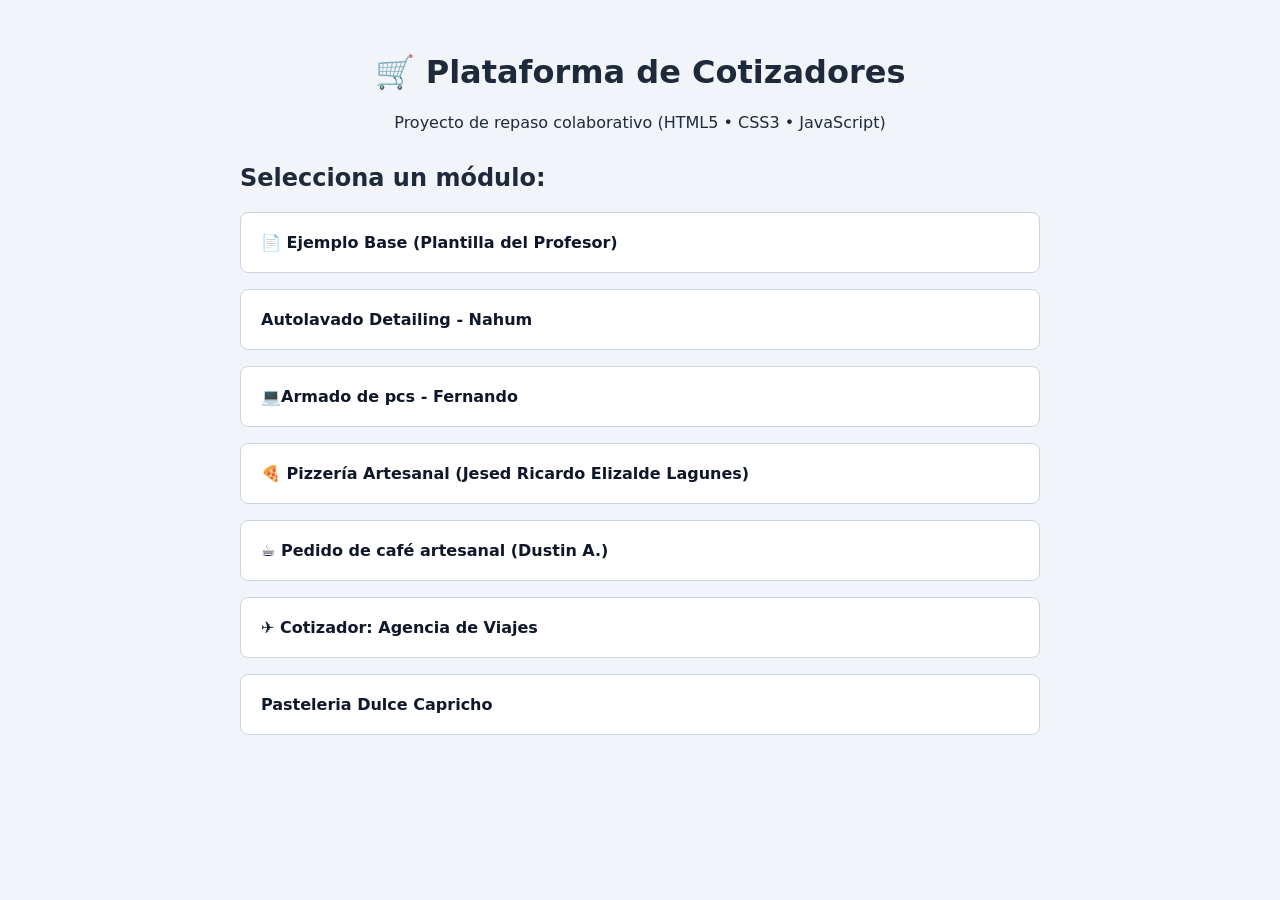
<file: index.html>
<!DOCTYPE html>
<html lang="es">
<head>
  <meta charset="UTF-8">
  <meta name="viewport" content="width=device-width, initial-scale=1.0">
  <title>Cotizadores Colaborativos - Repaso Final</title>
  <style>
    body {
      font-family: system-ui, -apple-system, sans-serif;
      background-color: #f1f5f9;
      color: #1e293b;
      max-width: 800px;
      margin: 0 auto;
      padding: 2rem 1rem;
    }
    header {
      text-align: center;
      margin-bottom: 2rem;
    }
    .menu-equipos {
      list-style: none;
      padding: 0;
      display: flex;
      flex-direction: column;
      gap: 1rem;
    }
    .menu-equipos a {
      display: block;
      background: white;
      padding: 1.25rem;
      border-radius: 8px;
      text-decoration: none;
      color: #0f172a;
      font-weight: 600;
      border: 1px solid #cbd5e1;
      transition: transform 0.2s, border-color 0.2s;
    }
    .menu-equipos a:hover {
      transform: translateX(6px);
      border-color: #2563eb;
      color: #2563eb;
    }
  </style>
</head>
<body>

  <header>
    <h1>🛒 Plataforma de Cotizadores</h1>
    <p>Proyecto de repaso colaborativo (HTML5 • CSS3 • JavaScript)</p>
  </header>

  <main>
    <h2>Selecciona un módulo:</h2>
    
    <!-- =================================================================
         INSTRUCCIONES PARA LOS EQUIPOS (SESIÓN 2):
         Agrega un <li> con el enlace a tu archivo dentro de esta lista.
         Ejemplo: <li><a href="equipo1-pizza.html">🍕 Equipo 1: Pizzería</a></li>
    ================================================================== -->
    <ul class="menu-equipos">
      <li><a href="plantilla.html">📄 Ejemplo Base (Plantilla del Profesor)</a></li>
      <!-- ⬇️ AGREGUEN SUS ENLACES DEBAJO DE ESTA LÍNEA ⬇️ -->
      <li><a href="nahum-autolavado.html">Autolavado Detailing - Nahum</a></li>
      <li><a href="armadopcs-fernando.html">💻Armado de pcs - Fernando</a></li>
      <li>
        <a href="jesed-elizalde-pizzeria.html">
          🍕 Pizzería Artesanal (Jesed Ricardo Elizalde Lagunes)
        </a>
      </li>
      <li>
        <a href="Dustin-Cafeteria.html">
          ☕ Pedido de café artesanal (Dustin A.)
        </a>
      </li>

      <li><a href="gilberto-agencia.html">✈️ Cotizador: Agencia de Viajes</a></li>

       <li><a href="italy-pasteleria.html">Pasteleria Dulce Capricho </a></li>
      <!-- ⬆️ AGREGUEN SUS ENLACES ARRIBA DE ESTA LÍNEA ⬆️ -->
    </ul>
  </main>

</body>
</html>
</file>
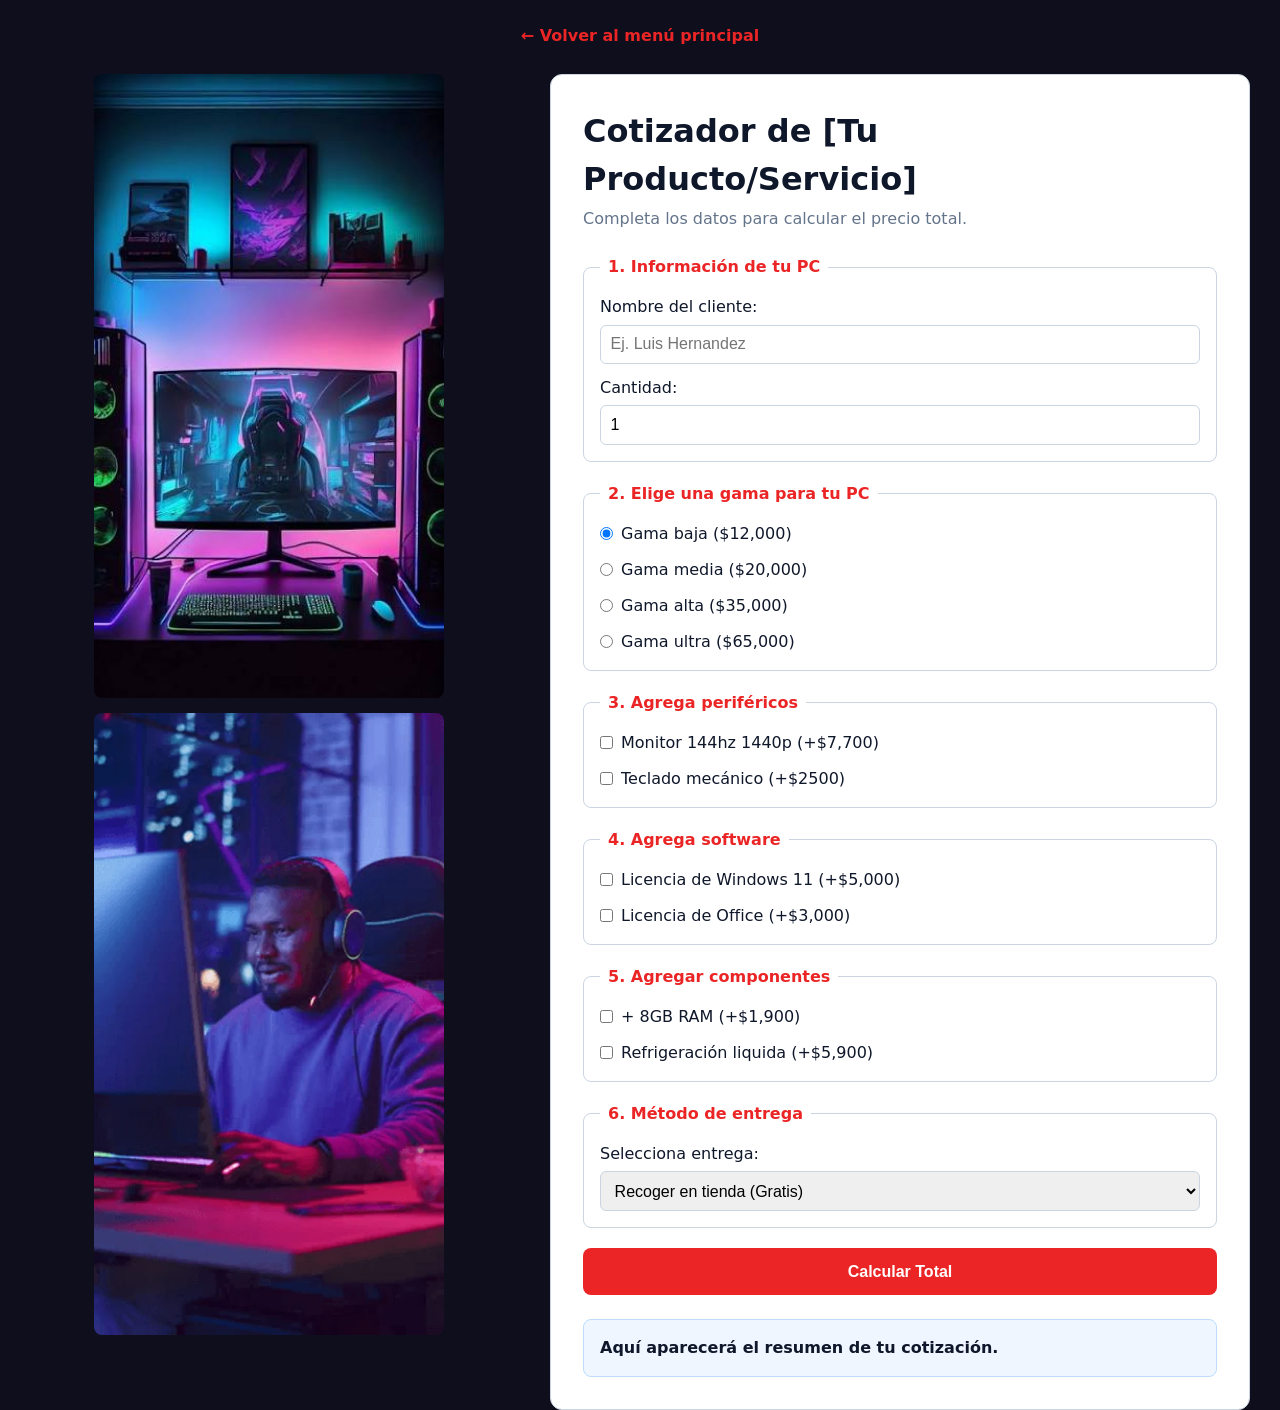
<file: armadopcs-fernando.html>
<!DOCTYPE html>
<html lang="es">
<head>
  <meta charset="UTF-8">
  <meta name="viewport" content="width=device-width, initial-scale=1.0">
  <title>Cotizador-Armado de PCs</title>

  <!-- SPRINT 2 (Lunes): Cambia "plantilla.css" por el nombre de tu archivo CSS (ej. equipo1.css) -->
  <link rel="stylesheet" href="fernando-armadopcs.css">
</head>
<body>

  <nav class="barra-volver">
    <a href="index.html">← Volver al menú principal</a>
  </nav> 

  <div class="maincontenedor">
  <div class="imagenes">
      <img src="IMG-armadopcs/pcgamer.jpg" alt="pcgamer">
      <img src="IMG-armadopcs/pcgamer2.webp" alt="pcgamer">
  </div>

  <main class="contenedor">
    <h1>Cotizador de [Tu Producto/Servicio]</h1>
    <p>Completa los datos para calcular el precio total.</p>

    <!-- =================================================================
         SPRINT 1 (Jueves y Viernes): FORMULARIO HTML5
         Requisitos:
         1. Usar <fieldset> y <legend> para agrupar secciones.
         2. Vincular cada <label for="id"> con su <input id="id">.
         3. Incluir: number, radio, checkbox y select.
    ================================================================== -->
    <form id="formularioCotizador">

      <!-- SECCIÓN 1: Datos básicos y cantidad -->
      <fieldset class="grupo-campos">
        <legend>1. Información de tu PC</legend>

        <div class="campo">
          <label for="nombreCliente">Nombre del cliente:</label>
          <input type="text" id="nombreCliente" placeholder="Ej. Luis Hernandez" required>
        </div>

        <div class="campo">
          <label for="cantidad">Cantidad:</label>
          <input type="number" id="cantidad" value="1" min="1" max="50" required>
        </div>
      </fieldset>

      <!-- SECCIÓN 2: Opciones excluyentes (Radio) -->
      <fieldset class="grupo-campos">
        <legend>2. Elige una gama para tu PC</legend>
        
        <label class="opcion-linea">
          <input type="radio" name="planBase" id="planBasico" value="12,000" checked>
          Gama baja ($12,000)
        </label>

        <label class="opcion-linea">
          <input type="radio" name="planBase" id="planPremium" value="20,000">
          Gama media ($20,000)
        </label>

        <label class="opcion-linea">
          <input type="radio" name="planBase" id="planPro" value="35,000">
          Gama alta ($35,000)
        </label>
        
        <label class="opcion-linea">
          <input type="radio" name="planBase" id="planUltra" value="65,000">
          Gama ultra ($65,000)
        </label>

      </fieldset>

      <!-- SECCIÓN 3: Extras opcionales (Checkbox) -->
      <fieldset class="grupo-campos">
        <legend>3. Agrega periféricos</legend>

        <label class="opcion-linea">
          <input type="checkbox" id="monitor144" value="7700">
          Monitor 144hz 1440p (+$7,700)
        </label>

        <label class="opcion-linea">
          <input type="checkbox" id="tecladomec" value="2500">
          Teclado mecánico (+$2500)
        </label>
      </fieldset>

      <fieldset class="grupo-campos">
        <legend>4. Agrega software</legend>

        <label class="opcion-linea">
          <input type="checkbox" id="win11" value="5000">
          Licencia de Windows 11 (+$5,000)
        </label>

        <label class="opcion-linea">
          <input type="checkbox" id="office" value="3000">
          Licencia de Office (+$3,000)
        </label>
      </fieldset>

      <fieldset class="grupo-campos">
        <legend>5. Agregar componentes</legend>

        <label class="opcion-linea">
          <input type="checkbox" id="+RAM" value="1900">
          + 8GB RAM (+$1,900)
        </label>

        <label class="opcion-linea">
          <input type="checkbox" id="refliquida" value="5900">
          Refrigeración liquida (+$5,900)
        </label>
      </fieldset>
      <!-- SECCIÓN 4: Lista desplegable (Select) -->
      <fieldset class="grupo-campos">
        <legend>6. Método de entrega</legend>
        
        <div class="campo">
          <label for="tipoEntrega">Selecciona entrega:</label>
          <select id="tipoEntrega">
            <option value="tienda">Recoger en tienda (Gratis)</option>
            <option value="domicilio">Envío a domicilio (+$250)</option>
          </select>
        </div>
      </fieldset>

      <!-- Botón type="button" para que JS lo controle sin recargar la página -->
      <button type="button" id="btnCalcular" class="btn-principal">Calcular Total</button>

    </form>

    <!-- Caja donde JavaScript mostrará el resultado en el Sprint 3 -->
    <div id="cajaResultado" class="resultado">
      Aquí aparecerá el resumen de tu cotización.
    </div>
  </main>
  </div>

  <!-- SPRINT 3 (Jueves 2): Cambia "plantilla.js" por el nombre de tu archivo JS (ej. equipo1.js) -->
  <script src="plantilla.js"></script>
</body>
</html>
</file>
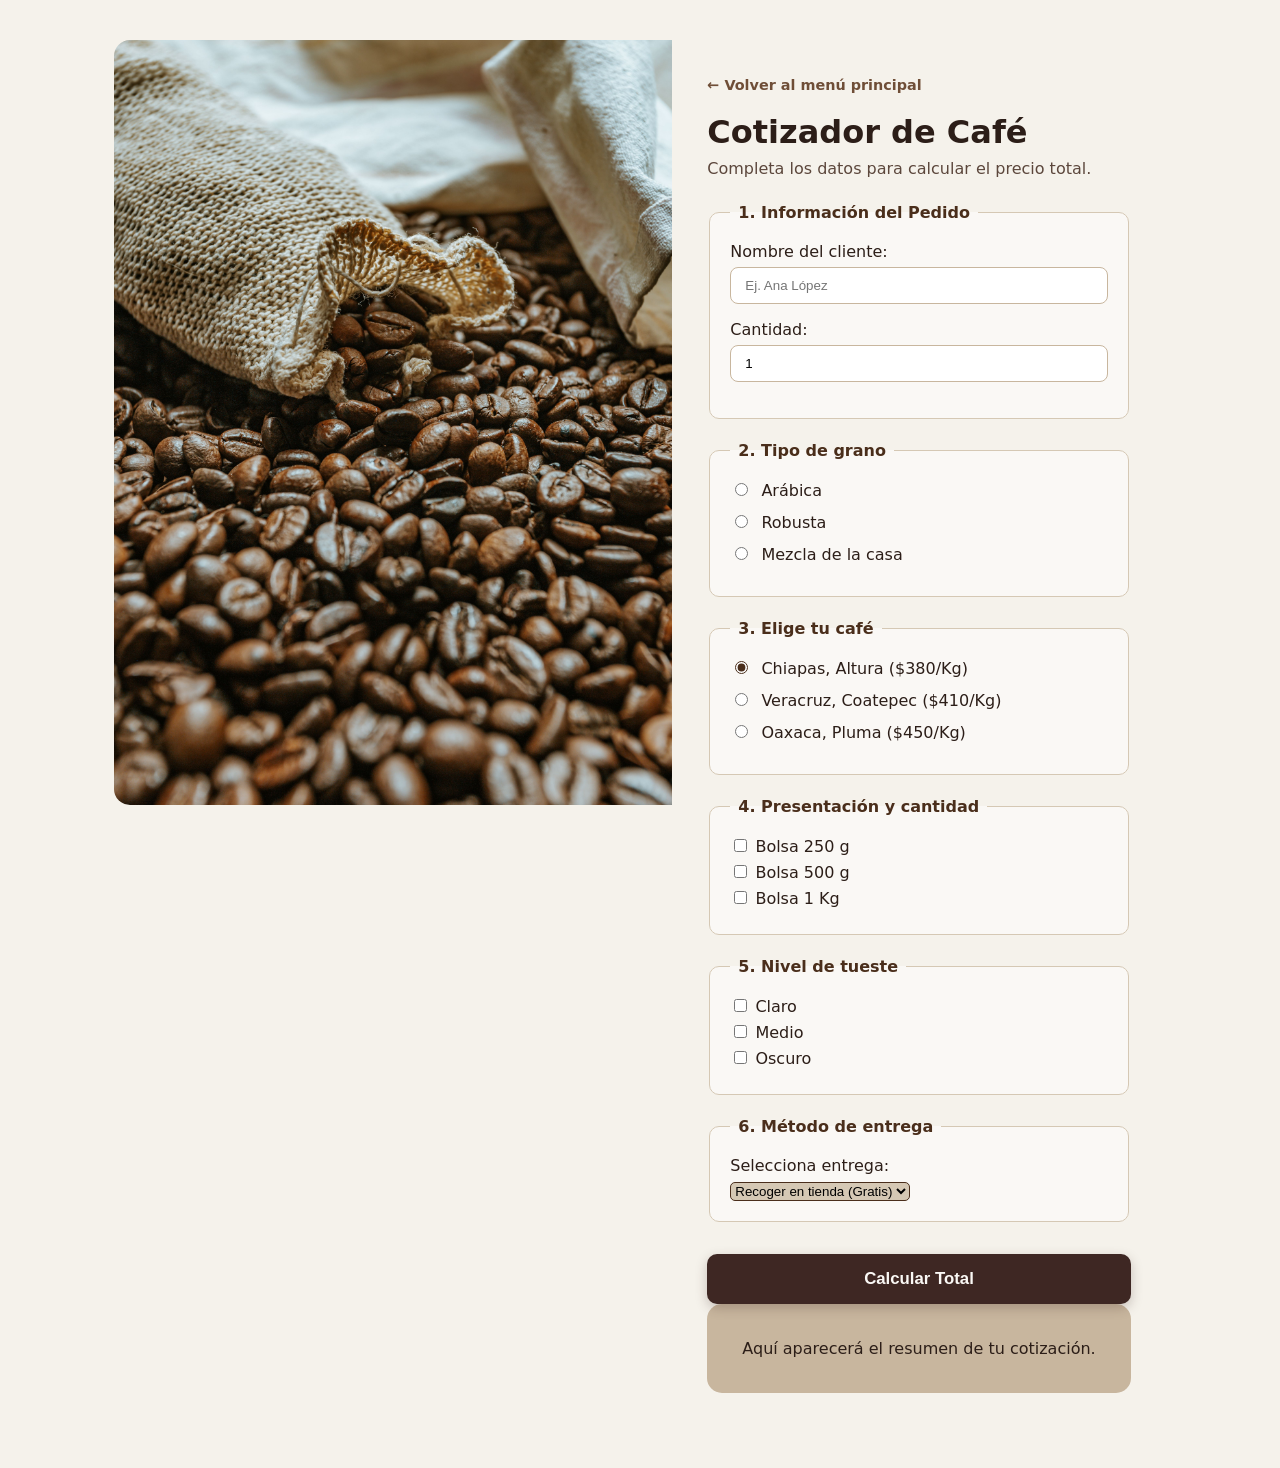
<file: Dustin-Cafeteria.html>
<!DOCTYPE html>
<html lang="es">
<head>
  <meta charset="UTF-8">
  <meta name="viewport" content="width=device-width, initial-scale=1.0">
  <title>Cotizador - Café especialidad</title>
  
  <!-- SPRINT 2 (Lunes): Cambia "plantilla.css" por el nombre de tu archivo CSS (ej. equipo1.css) -->
  <link rel="stylesheet" href="Dustin-Cafeteria.css">
</head>
<body>
  <div class="columna-imagen">
  <img src="IMG-CAFETERIA/pexels-shotbyrain-4912405.jpg">
  </div>


  <main class="contenedor">

    <nav class="barra-volver">
    <a href="index.html">← Volver al menú principal</a>
  </nav>

    <h1>Cotizador de Café </h1>
    <p>Completa los datos para calcular el precio total.</p>

    <!-- =================================================================
         SPRINT 1 (Jueves y Viernes): FORMULARIO HTML5
         Requisitos:
         1. Usar <fieldset> y <legend> para agrupar secciones.
         2. Vincular cada <label for="id"> con su <input id="id">.
         3. Incluir: number, radio, checkbox y select.
    ================================================================== -->
    <form id="formularioCotizador">

    <fieldset class="grupo-campos">
        <legend>1. Información del Pedido</legend>

        <div class="campo">
          <label for="nombreCliente">Nombre del cliente:</label>
          <input type="text" id="nombreCliente" placeholder="Ej. Ana López" required>
        </div>

        <div class="campo">
          <label for="cantidad">Cantidad:</label>
          <input type="number" id="cantidad" value="1" min="1" max="6" required>
        </div>
      </fieldset>

      <!-- SECCIÓN 1: Datos básicos y cantidad -->
      <fieldset class="grupo-campos">
        <legend>2. Tipo de grano</legend>
                
        <label class="opcion-linea">
          <input type="radio" name="planBase" id="planBasico" value="100" checked>
          Arábica
        </label>
                        
        <label class="opcion-linea">
          <input type="radio" name="planBase" id="planBasico" value="100" checked>
          Robusta 
        </label>
                                
        <label class="opcion-linea">
          <input type="radio" name="planBase" id="planBasico" value="100" checked>
          Mezcla de la casa 
        </label>
      </fieldset>

      <!-- SECCIÓN 2: Opciones excluyentes (Radio) -->
      <fieldset class="grupo-campos">
        <legend>3. Elige tu café</legend>
        
        <label class="opcion-linea">
          <input type="radio" name="planBase" id="planBasico" value="100" checked>
          Chiapas, Altura ($380/Kg)
        </label>

        <label class="opcion-linea">
          <input type="radio" name="planBase" id="planPremium" value="200">
          Veracruz, Coatepec ($410/Kg)
        </label>
        
        <label class="opcion-linea">
          <input type="radio" name="planBase" id="planPremium" value="200">
          Oaxaca, Pluma ($450/Kg)
        </label>
      </fieldset>

      <!-- SECCIÓN 3: Extras opcionales (Checkbox) -->
      <fieldset class="grupo-campos">
        <legend>4. Presentación y cantidad</legend>

        <label class="opcion-linea">
          <input type="checkbox" id="extra1" value="30">
          Bolsa 250 g
        </label>

        <label class="opcion-linea">
          <input type="checkbox" id="extra2" value="50">
          Bolsa 500 g
        </label>
        
        <label class="opcion-linea">
          <input type="checkbox" id="extra2" value="50">
          Bolsa 1 Kg
        </label>
      </fieldset>

         <fieldset class="grupo-campos">
        <legend>5. Nivel de tueste</legend>

        <label class="opcion-linea">
          <input type="checkbox" id="extra1" value="30">
          Claro
        </label>

        <label class="opcion-linea">
          <input type="checkbox" id="extra2" value="50">
          Medio
        </label>
        
        <label class="opcion-linea">
          <input type="checkbox" id="extra2" value="50">
          Oscuro
        </label>
      </fieldset>

      <!-- SECCIÓN 4: Lista desplegable (Select) -->
      <fieldset class="grupo-campos">
        <legend>6. Método de entrega</legend>
        
        <div class="campo">
          <label for="tipoEntrega">Selecciona entrega:</label>
          <select id="tipoEntrega">
            <option value="tienda">Recoger en tienda (Gratis)</option>
            <option value="domicilio">Envío a domicilio (+$40)</option>
          </select>
        </div>
      </fieldset>

      <!-- Botón type="button" para que JS lo controle sin recargar la página -->
      <button type="button" id="btnCalcular" class="btn-principal">Calcular Total</button>

    </form>

    <!-- Caja donde JavaScript mostrará el resultado en el Sprint 3 -->
    <div id="cajaResultado" class="resultado">
      Aquí aparecerá el resumen de tu cotización.
    </div>
  </main>

  <!-- SPRINT 3 (Jueves 2): Cambia "plantilla.js" por el nombre de tu archivo JS (ej. equipo1.js) -->
  <script src="plantilla.js"></script>
</body>
</html>
</file>
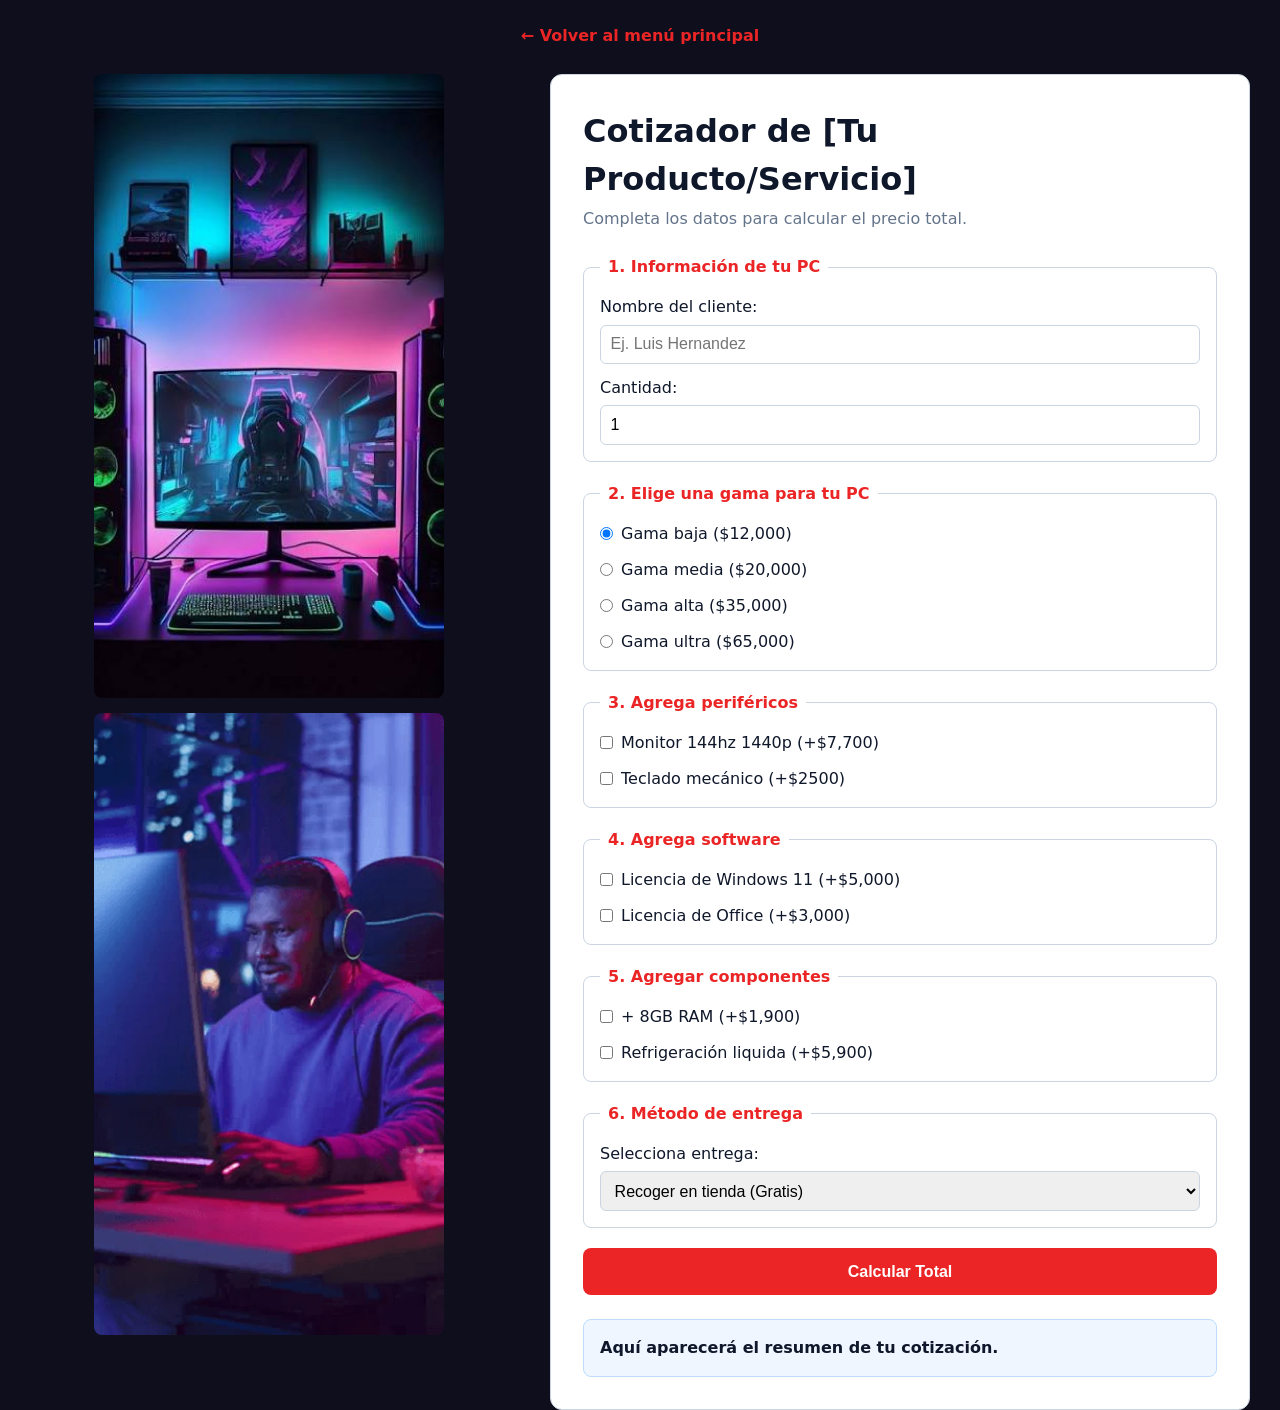
<file: fernando-armadopcs.html>
<!DOCTYPE html>
<html lang="es">
<head>
  <meta charset="UTF-8">
  <meta name="viewport" content="width=device-width, initial-scale=1.0">
  <title>Cotizador-Armado de PCs</title>

  <!-- SPRINT 2 (Lunes): Cambia "plantilla.css" por el nombre de tu archivo CSS (ej. equipo1.css) -->
  <link rel="stylesheet" href="fernando-armadopcs.css">
</head>
<body>

  <nav class="barra-volver">
    <a href="index.html">← Volver al menú principal</a>
  </nav> 

  <div class="maincontenedor">
  <div class="imagenes">
      <img src="IMG-armadopcs/pcgamer.jpg" alt="pcgamer">
      <img src="IMG-armadopcs/pcgamer2.webp" alt="pcgamer">
  </div>

  <main class="contenedor">
    <h1>Cotizador de [Tu Producto/Servicio]</h1>
    <p>Completa los datos para calcular el precio total.</p>

    <!-- =================================================================
         SPRINT 1 (Jueves y Viernes): FORMULARIO HTML5
         Requisitos:
         1. Usar <fieldset> y <legend> para agrupar secciones.
         2. Vincular cada <label for="id"> con su <input id="id">.
         3. Incluir: number, radio, checkbox y select.
    ================================================================== -->
    <form id="formularioCotizador">

      <!-- SECCIÓN 1: Datos básicos y cantidad -->
      <fieldset class="grupo-campos">
        <legend>1. Información de tu PC</legend>

        <div class="campo">
          <label for="nombreCliente">Nombre del cliente:</label>
          <input type="text" id="nombreCliente" placeholder="Ej. Luis Hernandez" required>
        </div>

        <div class="campo">
          <label for="cantidad">Cantidad:</label>
          <input type="number" id="cantidad" value="1" min="1" max="50" required>
        </div>
      </fieldset>

      <!-- SECCIÓN 2: Opciones excluyentes (Radio) -->
      <fieldset class="grupo-campos">
        <legend>2. Elige una gama para tu PC</legend>
        
        <label class="opcion-linea">
          <input type="radio" name="planBase" id="planBasico" value="12,000" checked>
          Gama baja ($12,000)
        </label>

        <label class="opcion-linea">
          <input type="radio" name="planBase" id="planPremium" value="20,000">
          Gama media ($20,000)
        </label>

        <label class="opcion-linea">
          <input type="radio" name="planBase" id="planPro" value="35,000">
          Gama alta ($35,000)
        </label>
        
        <label class="opcion-linea">
          <input type="radio" name="planBase" id="planUltra" value="65,000">
          Gama ultra ($65,000)
        </label>

      </fieldset>

      <!-- SECCIÓN 3: Extras opcionales (Checkbox) -->
      <fieldset class="grupo-campos">
        <legend>3. Agrega periféricos</legend>

        <label class="opcion-linea">
          <input type="checkbox" id="monitor144" value="7700">
          Monitor 144hz 1440p (+$7,700)
        </label>

        <label class="opcion-linea">
          <input type="checkbox" id="tecladomec" value="2500">
          Teclado mecánico (+$2500)
        </label>
      </fieldset>

      <fieldset class="grupo-campos">
        <legend>4. Agrega software</legend>

        <label class="opcion-linea">
          <input type="checkbox" id="win11" value="5000">
          Licencia de Windows 11 (+$5,000)
        </label>

        <label class="opcion-linea">
          <input type="checkbox" id="office" value="3000">
          Licencia de Office (+$3,000)
        </label>
      </fieldset>

      <fieldset class="grupo-campos">
        <legend>5. Agregar componentes</legend>

        <label class="opcion-linea">
          <input type="checkbox" id="+RAM" value="1900">
          + 8GB RAM (+$1,900)
        </label>

        <label class="opcion-linea">
          <input type="checkbox" id="refliquida" value="5900">
          Refrigeración liquida (+$5,900)
        </label>
      </fieldset>
      <!-- SECCIÓN 4: Lista desplegable (Select) -->
      <fieldset class="grupo-campos">
        <legend>6. Método de entrega</legend>
        
        <div class="campo">
          <label for="tipoEntrega">Selecciona entrega:</label>
          <select id="tipoEntrega">
            <option value="tienda">Recoger en tienda (Gratis)</option>
            <option value="domicilio">Envío a domicilio (+$250)</option>
          </select>
        </div>
      </fieldset>

      <!-- Botón type="button" para que JS lo controle sin recargar la página -->
      <button type="button" id="btnCalcular" class="btn-principal">Calcular Total</button>

    </form>

    <!-- Caja donde JavaScript mostrará el resultado en el Sprint 3 -->
    <div id="cajaResultado" class="resultado">
      Aquí aparecerá el resumen de tu cotización.
    </div>
  </main>
  </div>

  <!-- SPRINT 3 (Jueves 2): Cambia "plantilla.js" por el nombre de tu archivo JS (ej. equipo1.js) -->
  <script src="fernando-armadopcs.js"></script>
</body>
</html>
</file>
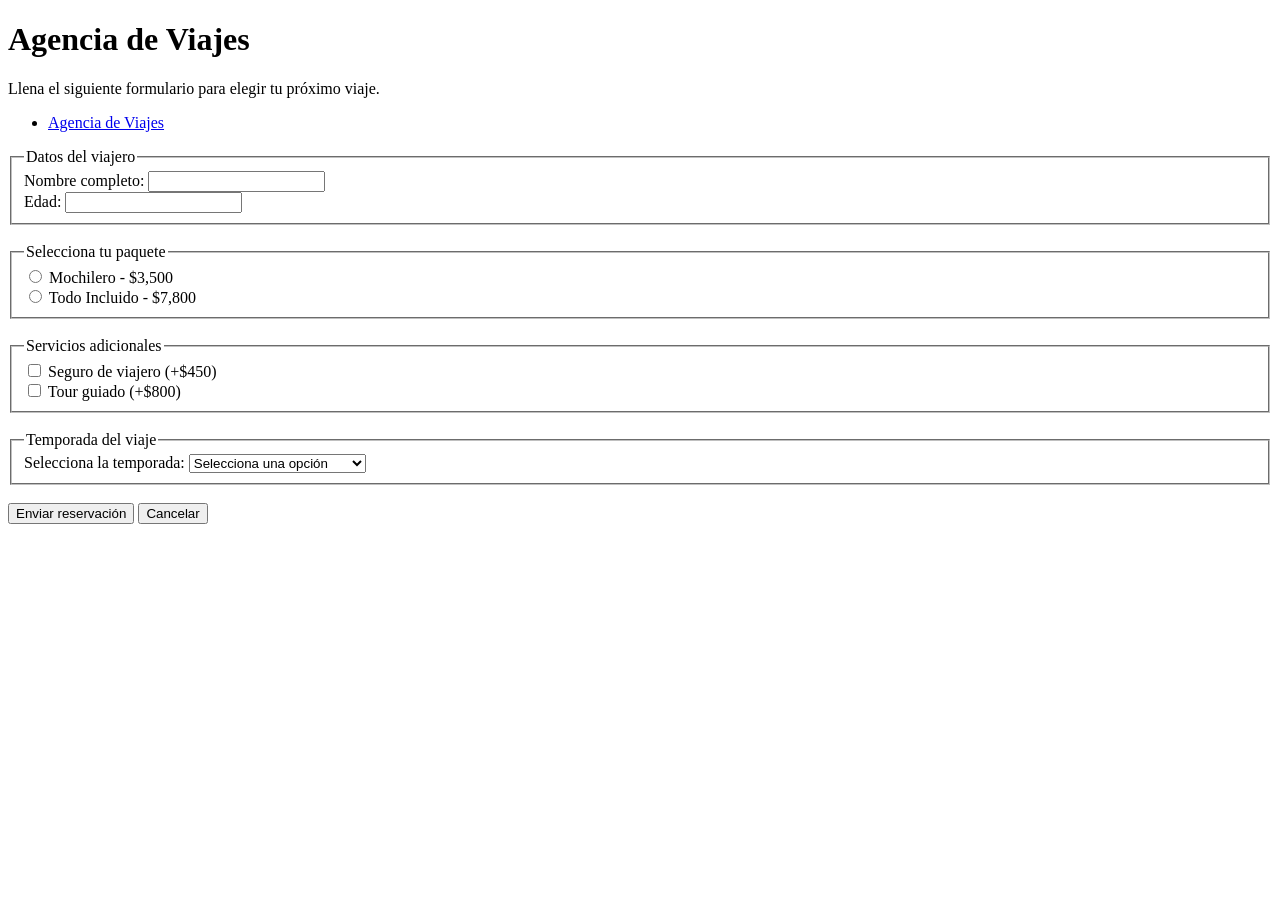
<file: gilberto-agencia.html>
<!DOCTYPE html>
<html lang="es">
<head>
    <meta charset="UTF-8">
    <meta name="viewport" content="width=device-width, initial-scale=1.0">
    <title>Agencia de Viajes</title>
</head>
<body>

    <h1>Agencia de Viajes</h1>
    <p>Llena el siguiente formulario para elegir tu próximo viaje.</p>

    <ul>
    <li>
        <a href="gilberto-agencia.html">Agencia de Viajes</a>
    </li>
</ul>

    <form>

        <fieldset>
            <legend>Datos del viajero</legend>

            <label for="nombre">Nombre completo:</label>
            <input type="text" id="nombre" name="nombre" required>

            <br>

            <label for="edad">Edad:</label>
            <input type="number" id="edad" name="edad" min="1" required>

        </fieldset>

        <br>

        <fieldset>
            <legend>Selecciona tu paquete</legend>

            <input type="radio" id="mochilero" name="paquete" value="3500" required>
            <label for="mochilero">Mochilero - $3,500</label>

            <br>

            <input type="radio" id="incluido" name="paquete" value="7800">
            <label for="incluido">Todo Incluido - $7,800</label>

        </fieldset>

        <br>

        <fieldset>
            <legend>Servicios adicionales</legend>

            <input type="checkbox" id="seguro" name="servicios" value="450">
            <label for="seguro">Seguro de viajero (+$450)</label>

            <br>

            <input type="checkbox" id="tour" name="servicios" value="800">
            <label for="tour">Tour guiado (+$800)</label>

        </fieldset>

        <br>

        <fieldset>
            <legend>Temporada del viaje</legend>

            <label for="temporada">Selecciona la temporada:</label>

            <select id="temporada" name="temporada" required>
                <option value="">Selecciona una opción</option>
                <option value="0">Temporada Baja (Gratis)</option>
                <option value="1200">Temporada Alta (+$1,200)</option>
            </select>

        </fieldset>

        <br>

        <button type="submit">Enviar reservación</button>
        <button type="reset">Cancelar</button>

    </form>


</body>
</html>
</file>
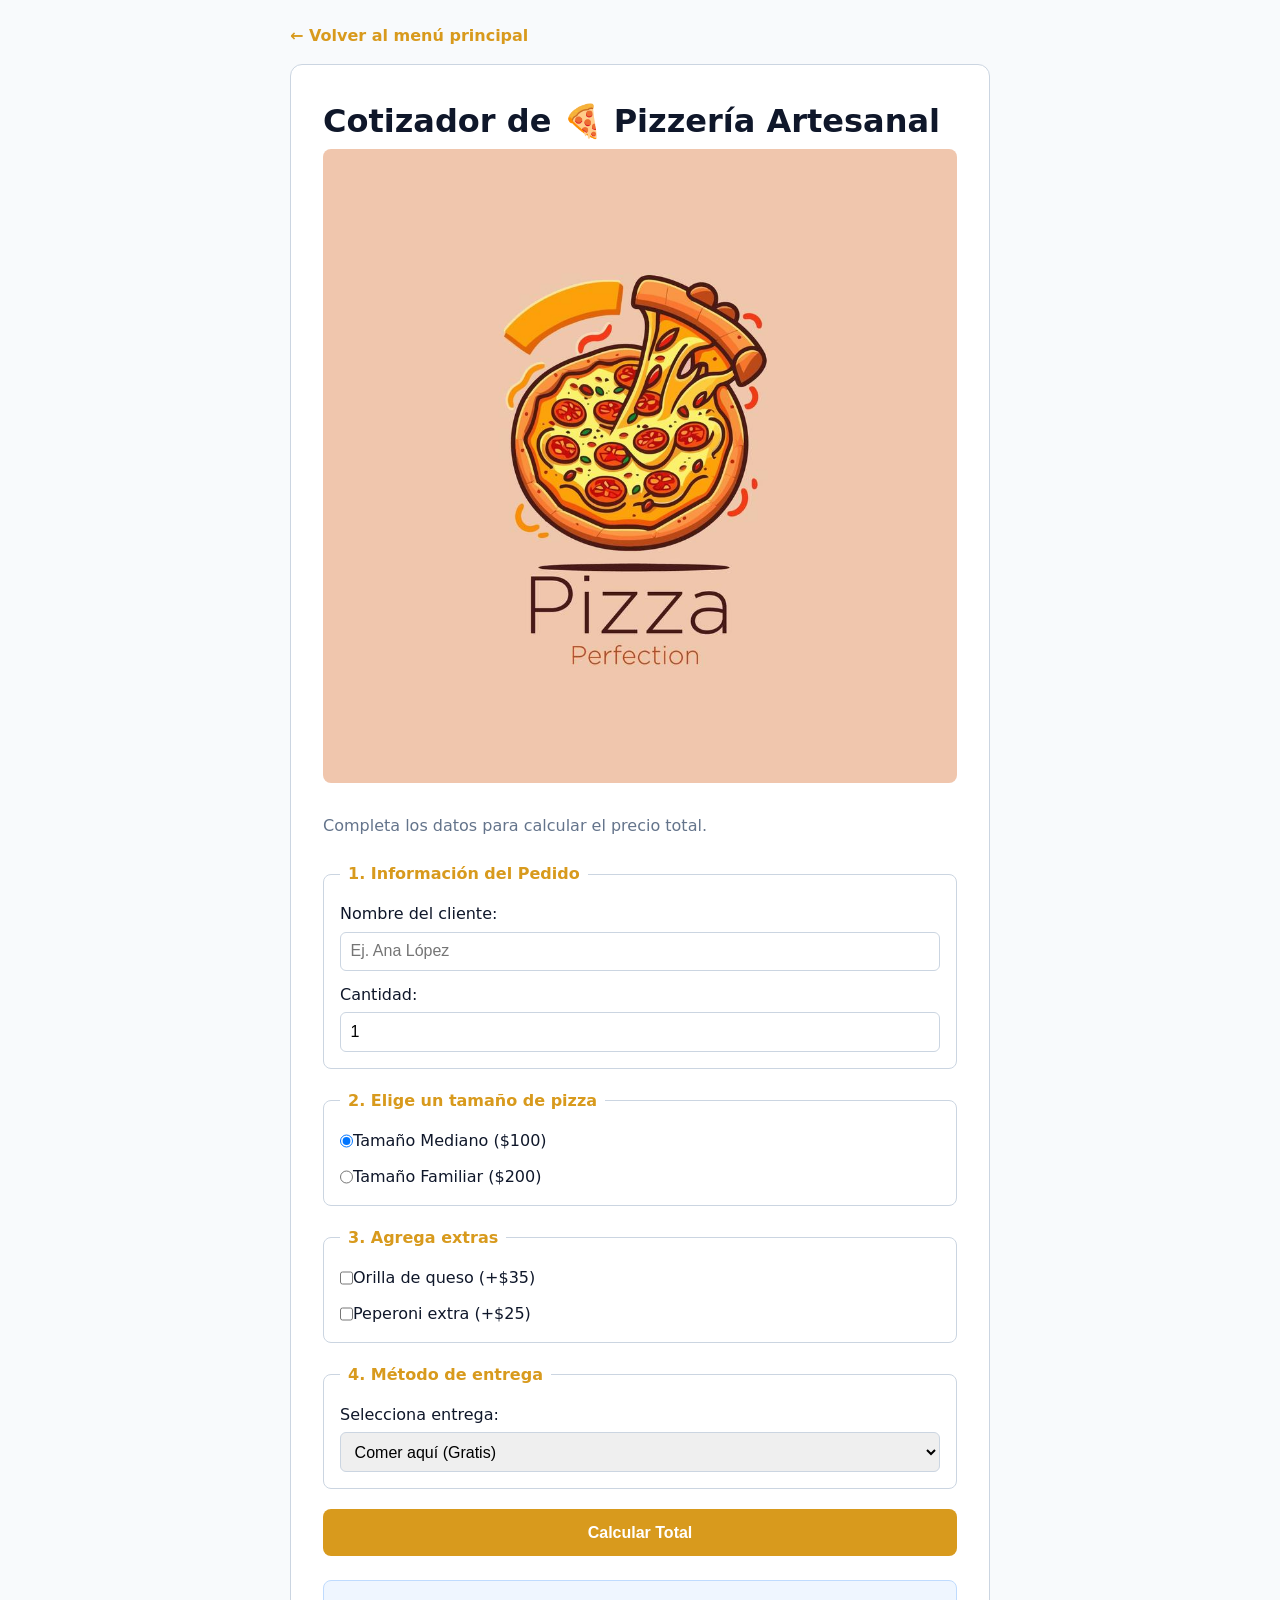
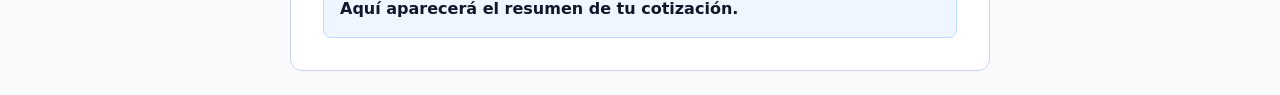
<file: jesed-elizalde-pizzeria.html>
<!DOCTYPE html>
<html lang="es">
<head>
  <meta charset="UTF-8">
  <meta name="viewport" content="width=device-width, initial-scale=1.0">
  <title>Cotizador - 🍕 Pizzería Artesanal</title>
  
  <!-- SPRINT 2 (Lunes): Cambia "plantilla.css" por el nombre de tu archivo CSS (ej. equipo1.css) -->
  <link rel="stylesheet" href="jesed-elizalde-pizzeria.css">
</head>
<body>

  <nav class="barra-volver">
    <a href="index.html">← Volver al menú principal</a>
  </nav>

  <main class="contenedor">
    <h1>Cotizador de 🍕 Pizzería Artesanal</h1>

    <img src="img-pizzeria/pizza-logo-pizzeria-logotype-fast-food-logo-illustration-vector.jpg" 
      alt="Banner de Pizzería Artesanal" class="banner">

    <p>Completa los datos para calcular el precio total.</p>

    <!-- =================================================================
         SPRINT 1 (Jueves y Viernes): FORMULARIO HTML5
         Requisitos:
         1. Usar <fieldset> y <legend> para agrupar secciones.
         2. Vincular cada <label for="id"> con su <input id="id">.
         3. Incluir: number, radio, checkbox y select.
    ================================================================== -->
    <form id="formularioCotizador">

      <!-- SECCIÓN 1: Datos básicos y cantidad -->
      <fieldset class="grupo-campos">
        <legend>1. Información del Pedido</legend>

        <div class="campo">
          <label for="nombreCliente">Nombre del cliente:</label>
          <input type="text" id="nombreCliente" placeholder="Ej. Ana López" required>
        </div>

        <div class="campo">
          <label for="cantidad">Cantidad:</label>
          <input type="number" id="cantidad" value="1" min="1" max="50" required>
        </div>
      </fieldset>

      <!-- SECCIÓN 2: Opciones excluyentes (Radio) -->
      <fieldset class="grupo-campos">
        <legend>2. Elige un tamaño de pizza</legend>
        
        <label class="opcion-linea">
          <input type="radio" name="tamanio" id="mediana" value="150" checked>
          Tamaño Mediano ($100)
        </label>

        <label class="opcion-linea">
          <input type="radio" name="tamanio" id="familiar" value="200">
          Tamaño Familiar ($200)
        </label>
      </fieldset>

      <!-- SECCIÓN 3: Extras opcionales (Checkbox) -->
      <fieldset class="grupo-campos">
        <legend>3. Agrega extras</legend>

        <label class="opcion-linea">
          <input type="checkbox" id="extra1" value="35">
          Orilla de queso (+$35)
        </label>

        <label class="opcion-linea">
          <input type="checkbox" id="extra2" value="25">
          Peperoni extra (+$25)
        </label>
      </fieldset>

      <!-- SECCIÓN 4: Lista desplegable (Select) -->
      <fieldset class="grupo-campos">
        <legend>4. Método de entrega</legend>
        
        <div class="campo">
          <label for="tipoEntrega">Selecciona entrega:</label>
          <select id="tipoEntrega">
            <option value="tienda">Comer aquí (Gratis)</option>
            <option value="domicilio">Envío a domicilio (+$40)</option>
          </select>
        </div>
      </fieldset>

      <!-- Botón type="button" para que JS lo controle sin recargar la página -->
      <button type="button" id="btnCalcular" class="btn-principal">Calcular Total</button>

    </form>

    <!-- Caja donde JavaScript mostrará el resultado en el Sprint 3 -->
    <div id="cajaResultado" class="resultado">
      Aquí aparecerá el resumen de tu cotización.
    </div>
  </main>

  <!-- SPRINT 3 (Jueves 2): Cambia "plantilla.js" por el nombre de tu archivo JS (ej. equipo1.js) -->
  <script src="plantilla.js"></script>
</body>
</html>
</file>
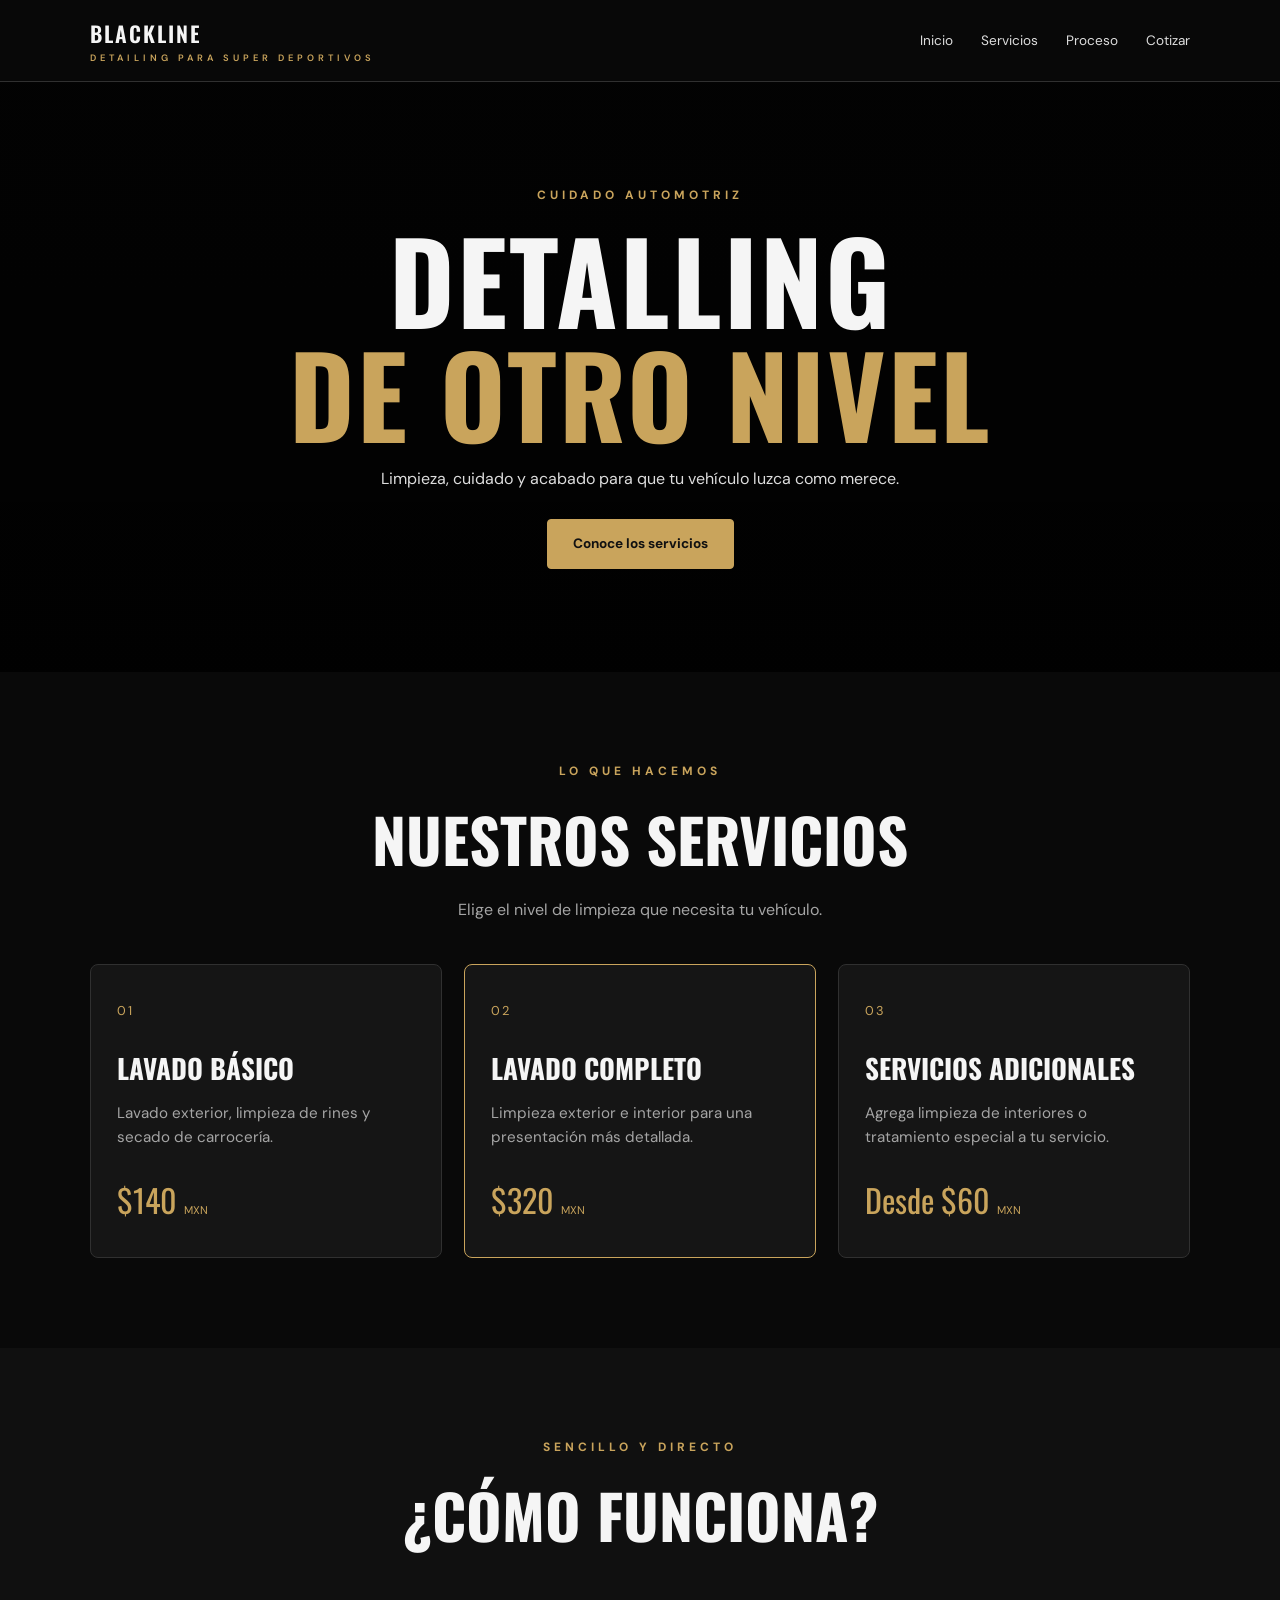
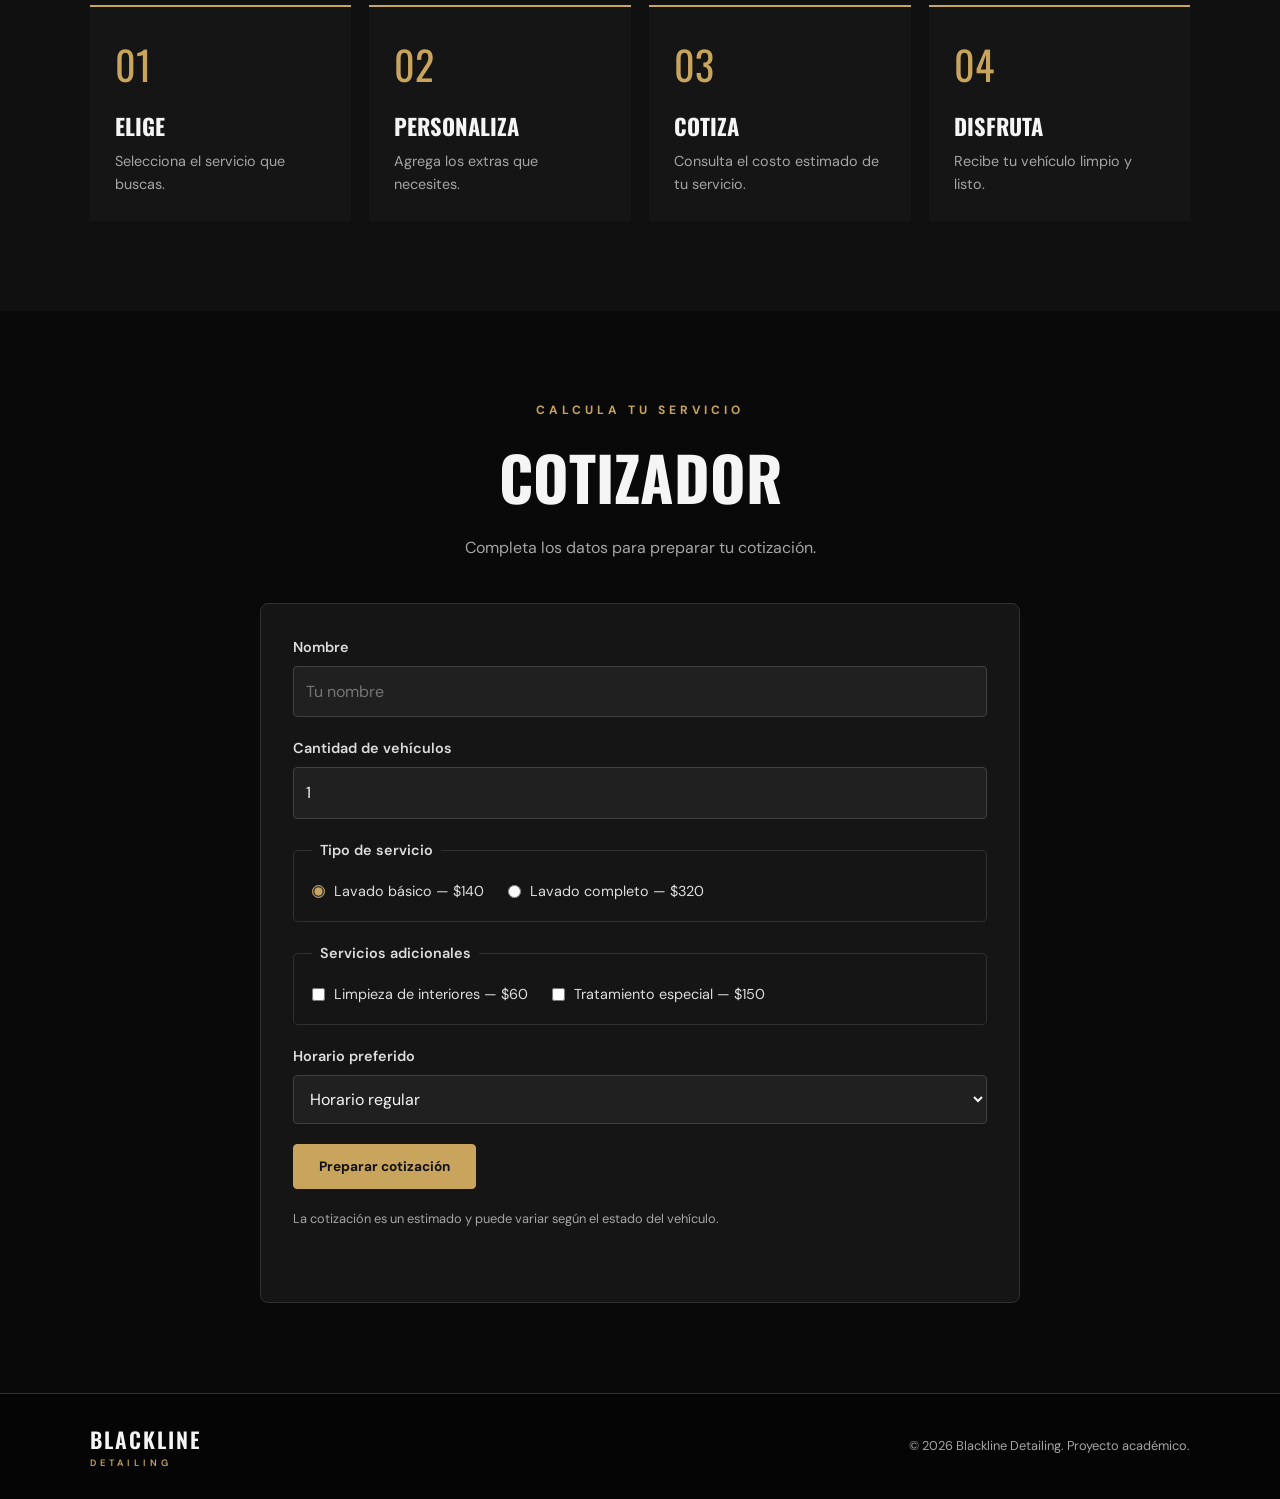
<file: nahum-autolavado.html>
﻿
<!DOCTYPE html>
<html lang="es">
<head>
  <meta charset="UTF-8">
  <meta name="viewport" content="width=device-width, initial-scale=1.0">
  <meta name="description" content="Servicio de lavado y detailing automotriz.">
  <title>Blackline Detailing | Autolavado</title>
  <link rel="stylesheet" href="nahum-autolavado.css">
</head>
<body>

  <header class="cabecera">
    <a class="marca" href="#inicio">BLACKLINE <span>DETAILING PARA SUPER DEPORTIVOS</span></a>

    <nav class="menu" aria-label="Navegación principal">
      <a href="#inicio">Inicio</a>
      <a href="#servicios">Servicios</a>
      <a href="#proceso">Proceso</a>
      <a href="#cotizador">Cotizar</a>
    </nav>
  </header>

  <main>
    <section class="hero" id="inicio">
      <div class="hero-contenido">
        <p class="etiqueta">CUIDADO AUTOMOTRIZ</p>
        <h1>DETALLING<br><span>DE OTRO NIVEL</span></h1>
        <p class="hero-texto">
          Limpieza, cuidado y acabado para que tu vehículo luzca como merece.
        </p>
        <a class="boton" href="#servicios">Conoce los servicios</a>
      </div>
    </section>

    <section class="seccion servicios" id="servicios">
      <div class="encabezado-seccion">
        <p class="etiqueta">LO QUE HACEMOS</p>
        <h2>NUESTROS SERVICIOS</h2>
        <p>Elige el nivel de limpieza que necesita tu vehículo.</p>
      </div>

      <div class="tarjetas">
        <article class="tarjeta">
          <span class="numero">01</span>
          <h3>Lavado básico</h3>
          <p>Lavado exterior, limpieza de rines y secado de carrocería.</p>
          <p class="precio">$140 <small>MXN</small></p>
        </article>

        <article class="tarjeta destacada">
          <span class="numero">02</span>
          <h3>Lavado completo</h3>
          <p>Limpieza exterior e interior para una presentación más detallada.</p>
          <p class="precio">$320 <small>MXN</small></p>
        </article>

        <article class="tarjeta">
          <span class="numero">03</span>
          <h3>Servicios adicionales</h3>
          <p>Agrega limpieza de interiores o tratamiento especial a tu servicio.</p>
          <p class="precio">Desde $60 <small>MXN</small></p>
        </article>
      </div>
    </section>

    <section class="seccion proceso" id="proceso">
      <div class="encabezado-seccion">
        <p class="etiqueta">SENCILLO Y DIRECTO</p>
        <h2>¿CÓMO FUNCIONA?</h2>
      </div>

      <div class="pasos">
        <article class="paso">
          <span>01</span>
          <h3>Elige</h3>
          <p>Selecciona el servicio que buscas.</p>
        </article>

        <article class="paso">
          <span>02</span>
          <h3>Personaliza</h3>
          <p>Agrega los extras que necesites.</p>
        </article>

        <article class="paso">
          <span>03</span>
          <h3>Cotiza</h3>
          <p>Consulta el costo estimado de tu servicio.</p>
        </article>

        <article class="paso">
          <span>04</span>
          <h3>Disfruta</h3>
          <p>Recibe tu vehículo limpio y listo.</p>
        </article>
      </div>
    </section>

    <section class="seccion cotizador" id="cotizador">
      <div class="encabezado-seccion">
        <p class="etiqueta">CALCULA TU SERVICIO</p>
        <h2>COTIZADOR</h2>
        <p>Completa los datos para preparar tu cotización.</p>
      </div>

      <form class="formulario" id="formularioCotizacion">

        <div class="campo">
          <label for="nombre">Nombre</label>
          <input type="text" id="nombre" name="nombre"
            placeholder="Tu nombre" required>
        </div>

        <div class="campo">
          <label for="vehiculos">Cantidad de vehículos</label>
          <input type="number" id="vehiculos" name="vehiculos"
            min="1" max="50" value="1" required>
        </div>

        <fieldset class="grupo-campos">
          <legend>Tipo de servicio</legend>

          <label class="opcion">
            <input type="radio" name="servicio" value="140" checked>
            Lavado básico — $140
          </label>

          <label class="opcion">
            <input type="radio" name="servicio" value="320">
            Lavado completo — $320
          </label>
        </fieldset>

        <fieldset class="grupo-campos">
          <legend>Servicios adicionales</legend>

          <label class="opcion">
            <input type="checkbox" name="extra" value="60">
            Limpieza de interiores — $60
          </label>

          <label class="opcion">
            <input type="checkbox" name="extra" value="150">
            Tratamiento especial — $150
          </label>
        </fieldset>

        <div class="campo">
          <label for="horario">Horario preferido</label>
          <select id="horario" name="horario">
            <option value="0">Horario regular</option>
            <option value="50">Horario especial (+$50)</option>
          </select>
        </div>

        <button class="boton" type="submit">
          Preparar cotización
        </button>

        <p class="nota-formulario">
          La cotización es un estimado y puede variar según el estado del vehículo.
        </p>

        <div id="resultadoCotizacion" class="resultado" aria-live="polite"></div>
      </form>
    </section>
  </main>

  <footer class="pie">
    <a class="marca" href="#inicio">BLACKLINE <span>DETAILING</span></a>
    <p>© 2026 Blackline Detailing. Proyecto académico.</p>
  </footer>

</body>
</html>
</file>
<file: fernando-armadopcs.css>
/* =================================================================
   SPRINT 2 (Lunes y Miércoles): CSS3, FLEXBOX Y RESPONSIVE
   1. Personaliza los colores de tu equipo en :root.
   2. Usa Flexbox para alinear elementos.
   3. Ajusta el diseño móvil en la @media query al final.
================================================================== */

:root {
  --color-fondo: #0e0e1d;
  --color-tarjeta: #ffffff;
  --color-primario: #eb2525;
  --color-primario-hover: #7816e7;
  --color-texto: #0f172a;
  --color-borde: #cbd5e1;
}

* {
  box-sizing: border-box;
  margin: 0;
  padding: 0;
}

body {
  font-family: system-ui, -apple-system, sans-serif;
  background-color: var(--color-fondo);
  color: var(--color-texto);
  padding: 1.5rem;
  line-height: 1.5;
  display: flex;
  flex-direction: column;
  gap: 10px;
}
.imagenes{display:flex; flex-direction: column; align-items: center; justify-content:center;
          gap: 15px; position:relative; left:70px;}
.imagenes img{width: 350px; height: auto; border-radius: 8px;}
.maincontenedor{display:flex;}

.barra-volver {
  max-width: 700px;
  margin: 0 auto 1rem;
}

.barra-volver a {
  color: var(--color-primario);
  text-decoration: none;
  font-weight: 600;
}

.contenedor {
  max-width: 700px;
  /* margin: 0 auto; */
  background-color: var(--color-tarjeta);
  padding: 2rem;
  border-radius: 12px;
  border: 1px solid var(--color-borde);
  display: flex;
  flex-direction: column;
  position: absolute; right: 30px;
}

h1 {
  margin-bottom: 0.25rem;
}

.contenedor > p {
  color: #64748b;
  margin-bottom: 1.5rem;
}

/* Flexbox aplicado al formulario */
form {
  display: flex;
  flex-direction: column;
  gap: 1.25rem;
}

.grupo-campos {
  border: 1px solid var(--color-borde);
  border-radius: 8px;
  padding: 1rem;
  display: flex;
  flex-direction: column;
  gap: 0.75rem;
}

legend {
  font-weight: 700;
  padding: 0 0.5rem;
  color: var(--color-primario);
}

.campo {
  display: flex;
  flex-direction: column;
  gap: 0.35rem;
}

input[type="text"],
input[type="number"],
select {
  padding: 0.6rem;
  border: 1px solid var(--color-borde);
  border-radius: 6px;
  font-size: 1rem;
}

.opcion-linea {
  display: flex;
  align-items: center;
  gap: 0.5rem;
  cursor: pointer;
}

.btn-principal {
  background-color: var(--color-primario);
  color: white;
  border: none;
  padding: 0.9rem;
  font-size: 1rem;
  font-weight: 700;
  border-radius: 8px;
  cursor: pointer;
  transition: background-color 0.2s;
}

.btn-principal:hover {
  background-color: var(--color-primario-hover);
}

.resultado {
  margin-top: 1.5rem;
  padding: 1rem;
  border-radius: 8px;
  background-color: #eff6ff;
  border: 1px solid #bfdbfe;
  font-weight: 600;
}

/* =================================================================
   DISEÑO RESPONSIVE (Móviles menores a 600px)
================================================================== */
@media (max-width: 768px) {
  body {
    padding: 0.75rem;

  }

  .contenedor {
    padding: 1.25rem;}

  .imagenes{display:none}

  .maincontenedor{display:flex; flex-direction: column;;
         position:relative; left:20px;}

  .btn-principal {
    width: 100%;
  }
}
</file>
<file: Dustin-Cafeteria.css>
body {
  background-color: #F5F2EB;
  font-family: system-ui, -apple-system, sans-serif;
  margin: 0;
  padding: 40px 20px;
  display: flex;
  justify-content: center;
}
.columna-imagen {
  flex: 0 0 45%;
  position: sticky;
  height: 85vh;
  top: 20px;
}
.columna-imagen img {
  width: 100%;
  height: 100%;
  object-fit: cover;
  object-position: center 65%; 
  border-radius: 16px 0 0 16px;
}
.contenedor-principal {
  display: flex;
  align-items: stretch; 
  max-width: 1320px;
  width: 92%;
  background-color: #EAE3D5; 
  border-radius: 16px;
  box-shadow: 0 10px 25px rgba(62, 39, 35, 0.1);
}
.columna-formulario {
  flex: 1;
  padding: 0;
}
@media (max-width: 768px) {
body {
    padding: 15px 10px; 
  }

  .contenedor-principal {
    flex-direction: column;
    width: 100%;
    border-radius: 12px;
  }

  .columna-imagen {
    display: none;
  }

  
  .columna-imagen::after {
    content: "";
    position: absolute;
    inset: 0;
    background: linear-gradient(to bottom, transparent 40%, #EAE3D5 100%);
  }

  .columna-imagen img {
    width: 100%;
    height: 100%;
    object-fit: cover;
    object-position: center 65%;
  }

  main {
    padding:25px 18px; 
  }
  main h1{
    font-size: 1.6rem;
  }
  main fieldset{
    padding: 15px;
  }
}
main{
    background-color: transparent;
    border-radius: 15px;
    padding: 35px;
    color: #2C1E18;
}

main h1 {
  margin-top: 0;
  margin-bottom: 8px;
  color: #2C1E18;
}

main > p {
  margin-top: 0;
  margin-bottom: 25px;
  color: #5C473C;
}


main fieldset {
  background-color: #FAF8F5; 
  border: 1px solid #D5C8B4;
  border-radius: 10px;
  padding: 20px;             
  margin-bottom: 22px;       
}


main legend {
  font-weight: 700;
  color: #4A2E1B;            
  padding: 0 8px;
}


main label {
  display: block;
  margin-bottom: 6px;
  font-weight: 500;
}


main input[type="text"],
main input[type="number"] {
  width: 100%;
  padding: 10px 14px;        
  margin-bottom: 16px;       
  border: 1px solid #C8B69E;
  border-radius: 8px;
  background-color: #FFFFFF;
  box-sizing: border-box;    
}


main input[type="radio"] {
  accent-color: #4A2E1B;     
  margin-right: 8px;
  margin-bottom: 10px;
}

main a{
    display: inline-block;
  color: #6F4E37;
  text-decoration: none;
  font-size: 0.9rem;
  font-weight: 600;
  margin-bottom: 20px;
}
main a:hover{
    color: #2C1E18;
  text-decoration: underline;
}
main select{
    border: solid 1px #4A2E1B;
    background-color: #D5C8B4;
    border-radius: 5px;
}
.resultado{
    background-color: #C8B69E;
    border-radius: 15px;
    padding: 35px;
}
main button[type="button"] {
  width: 100%;                   
  background-color: #3E2723;     
  color: #FAF8F5;                
  font-size: 1.05rem;
  font-weight: 600;
  padding: 15px 24px;
  margin-top: 10px;
  border: none;
  border-radius: 10px;
  cursor: pointer;               
  box-shadow: 0 4px 12px rgba(62, 39, 35, 0.25);
  
  transition: all 0.25s ease;
}
</file>
<file: jesed-elizalde-pizzeria.css>
/* =================================================================
   SPRINT 2 (Lunes y Miércoles): CSS3, FLEXBOX Y RESPONSIVE
   1. Personaliza los colores de tu equipo en :root.
   2. Usa Flexbox para alinear elementos.
   3. Ajusta el diseño móvil en la @media query al final.
================================================================== */

:root {
  --color-fondo: #f8fafc;
  --color-tarjeta: #ffffff;
  --color-primario: #d89a1d;
  --color-primario-hover: #ebe825;
  --color-texto: #0f172a;
  --color-borde: #cbd5e1;
}

* {
  box-sizing: border-box;
  margin: 0;
  padding: 0;
}

body {
  font-family: system-ui, -apple-system, sans-serif;
  background-color: var(--color-fondo);
  color: var(--color-texto);
  padding: 1.5rem;
  line-height: 1.5;
}

.barra-volver {
  max-width: 700px;
  margin: 0 auto 1rem;
}

.barra-volver a {
  color: var(--color-primario);
  text-decoration: none;
  font-weight: 600;
}

.contenedor {
  max-width: 700px;
  margin: 0 auto;
  background-color: var(--color-tarjeta);
  padding: 2rem;
  border-radius: 12px;
  border: 1px solid var(--color-borde);
}

h1 {
  margin-bottom: 0.25rem;
}

.contenedor > p {
  color: #64748b;
  margin-bottom: 1.5rem;
}

/* Flexbox aplicado al formulario */
form {
  display: flex;
  flex-direction: column;
  gap: 1.25rem;
}

.grupo-campos {
  border: 1px solid var(--color-borde);
  border-radius: 8px;
  padding: 1rem;
  display: flex;
  flex-direction: column;
  gap: 0.75rem;
}

legend {
  font-weight: 700;
  padding: 0 0.5rem;
  color: var(--color-primario);
}

.campo {
  display: flex;
  flex-direction: column;
  gap: 0.35rem;
}

input[type="text"],
input[type="number"],
select {
  padding: 0.6rem;
  border: 1px solid var(--color-borde);
  border-radius: 6px;
  font-size: 1rem;
}

.opcion-linea {
  display: flex;
  align-items: center
  gap: 0.5rem;
  cursor: pointer;
}

.btn-principal {
  background-color: var(--color-primario);
  color: white;
  border: none;
  padding: 0.9rem;
  font-size: 1rem;
  font-weight: 700;
  border-radius: 8px;
  cursor: pointer;
  transition: background-color 0.2s;
}

.btn-principal:hover {
  background-color: var(--color-primario-hover);
}

.resultado {
  margin-top: 1.5rem;
  padding: 1rem;
  border-radius: 8px;
  background-color: #eff6ff;
  border: 1px solid #bfdbfe;
  font-weight: 600;
}


img.banner {
  width: 100%;
  height: auto;
  border-radius: 8px;
  margin-bottom: 1.5rem;
}

/* =================================================================
   DISEÑO RESPONSIVE (Móviles menores a 600px)
================================================================== */
@media (max-width: 600px) {
  body {
    padding: 0.75rem;
}

  .contenedor {
    padding: 1.25rem;
  }

  .btn-principal {
    width: 100%;
  }

  img.banner {
    display: none;
  }
}
</file>
<file: nahum-autolavado.css>
@import url('https://fonts.googleapis.com/css2?family=DM+Sans:wght@400;500;600;700&family=Oswald:wght@400;500;600;700&display=swap');

:root {
  --fondo: #090909;
  --tarjeta: #151515;
  --dorado: #c9a45c;
  --texto: #f5f5f5;
  --gris: #a5a5a5;
  --borde: #303030;
}

* {
  box-sizing: border-box;
  margin: 0;
  padding: 0;
}

html {
  scroll-behavior: smooth;
}

body {
  background: var(--fondo);
  color: var(--texto);
  font-family: 'DM Sans', Arial, sans-serif;
  line-height: 1.6;
}

a {
  color: inherit;
  text-decoration: none;
}

/* CABECERA */

.cabecera {
  width: 100%;
  min-height: 76px;
  padding: 16px 7%;
  display: flex;
  align-items: center;
  justify-content: space-between;
  gap: 20px;
  background: #080808;
  border-bottom: 1px solid var(--borde);
}

.marca {
  font-family: 'Oswald', sans-serif;
  font-size: 1.35rem;
  font-weight: 600;
  letter-spacing: 2px;
}

.marca span {
  display: block;
  color: var(--dorado);
  font-family: 'DM Sans', sans-serif;
  font-size: .58rem;
  letter-spacing: 4px;
}

.menu {
  display: flex;
  gap: 28px;
}

.menu a {
  color: #ddd;
  font-size: .85rem;
  transition: color .2s;
}

.menu a:hover {
  color: var(--dorado);
}

/* INICIO */

.hero {
  min-height: 590px;
  padding: 100px 7%;
  display: flex;
  align-items: center;
  justify-content: center;
  text-align: center;
  background:
    linear-gradient(rgba(0,0,0,.72), rgba(0,0,0,.88)),
    url('https://images.unsplash.com/photo-1607860108855-64acf2078ed9?auto=format&fit=crop&w=1800&q=85') center/cover;
}

.hero-contenido {
  max-width: 780px;
}

.etiqueta {
  color: var(--dorado);
  font-size: .75rem;
  font-weight: 700;
  letter-spacing: 4px;
}

h1, h2, h3 {
  font-family: 'Oswald', Impact, sans-serif;
  text-transform: uppercase;
}

.hero h1 {
  margin: 16px 0;
  font-size: clamp(3.3rem, 9vw, 7rem);
  line-height: 1.02;
  letter-spacing: 2px;
}

.hero h1 span {
  color: var(--dorado);
}

.hero-texto {
  max-width: 560px;
  margin: 0 auto 28px;
  color: #ddd;
}

/* BOTONES */

.boton {
  display: inline-block;
  padding: 13px 25px;
  border: 1px solid var(--dorado);
  border-radius: 4px;
  background: var(--dorado);
  color: #111;
  font-family: 'DM Sans', sans-serif;
  font-size: .85rem;
  font-weight: 700;
  cursor: pointer;
  transition: background .2s, transform .2s;
}

.boton:hover {
  background: #e0bd7b;
  transform: translateY(-2px);
}

/* SECCIONES */

.seccion {
  padding: 90px 7%;
}

.encabezado-seccion {
  max-width: 650px;
  margin: 0 auto 42px;
  text-align: center;
}

.encabezado-seccion h2 {
  margin: 8px 0 10px;
  font-size: clamp(2.4rem, 5vw, 3.8rem);
}

.encabezado-seccion > p:last-child {
  color: var(--gris);
}

/* SERVICIOS */

.tarjetas {
  display: grid;
  grid-template-columns: repeat(3, 1fr);
  gap: 22px;
  max-width: 1150px;
  margin: auto;
}

.tarjeta {
  position: relative;
  min-height: 285px;
  padding: 32px 26px;
  background: var(--tarjeta);
  border: 1px solid var(--borde);
  border-radius: 8px;
}

.tarjeta.destacada {
  border-color: var(--dorado);
}

.numero {
  color: var(--dorado);
  font-size: .8rem;
  letter-spacing: 2px;
}

.tarjeta h3 {
  margin: 24px 0 10px;
  font-size: 1.7rem;
}

.tarjeta p:not(.precio) {
  color: var(--gris);
  font-size: .95rem;
}

.precio {
  margin-top: 25px;
  color: var(--dorado);
  font-family: 'Oswald', sans-serif;
  font-size: 2rem;
}

.precio small {
  font-family: 'DM Sans', sans-serif;
  font-size: .7rem;
}

/* PROCESO */

.proceso {
  background: #101010;
}

.pasos {
  display: grid;
  grid-template-columns: repeat(4, 1fr);
  gap: 18px;
  max-width: 1150px;
  margin: auto;
}

.paso {
  padding: 25px;
  border-top: 2px solid var(--dorado);
  background: var(--tarjeta);
}

.paso span {
  color: var(--dorado);
  font-family: 'Oswald', sans-serif;
  font-size: 2.5rem;
}

.paso h3 {
  margin: 12px 0 6px;
  font-size: 1.4rem;
}

.paso p {
  color: var(--gris);
  font-size: .9rem;
}

/* COTIZADOR */

.cotizador {
  background: var(--fondo);
}

.formulario {
  max-width: 760px;
  margin: auto;
  padding: 32px;
  display: flex;
  flex-direction: column;
  gap: 20px;
  background: var(--tarjeta);
  border: 1px solid var(--borde);
  border-radius: 8px;
}

.campo {
  display: flex;
  flex-direction: column;
  gap: 7px;
}

.campo label,
legend {
  color: #ddd;
  font-size: .9rem;
  font-weight: 600;
}

input[type='text'],
input[type='number'],
select {
  width: 100%;
  padding: 12px;
  color: var(--texto);
  background: #202020;
  border: 1px solid #414141;
  border-radius: 4px;
  font: inherit;
}

input:focus,
select:focus {
  outline: 2px solid var(--dorado);
  outline-offset: 1px;
}

.grupo-campos {
  padding: 18px;
  display: flex;
  flex-wrap: wrap;
  gap: 14px 24px;
  border: 1px solid var(--borde);
  border-radius: 5px;
}

.grupo-campos legend {
  padding: 0 8px;
}

.opcion {
  display: flex;
  align-items: center;
  gap: 9px;
  color: #ddd;
  font-size: .9rem;
}

.opcion input {
  accent-color: var(--dorado);
}

.formulario .boton {
  align-self: flex-start;
}

.nota-formulario {
  color: var(--gris);
  font-size: .8rem;
}

.resultado {
  min-height: 20px;
  color: var(--dorado);
}

/* PIE DE PÁGINA */

.pie {
  padding: 28px 7%;
  display: flex;
  align-items: center;
  justify-content: space-between;
  gap: 20px;
  background: #050505;
  border-top: 1px solid var(--borde);
}

.pie p {
  color: var(--gris);
  font-size: .8rem;
}

/* RESPONSIVE */

@media (max-width: 850px) {
  .tarjetas {
    grid-template-columns: repeat(2, 1fr);
  }

  .pasos {
    grid-template-columns: repeat(2, 1fr);
  }
}

@media (max-width: 600px) {
  .cabecera {
    flex-direction: column;
    padding: 15px 5%;
  }

  .menu {
    flex-wrap: wrap;
    justify-content: center;
    gap: 12px 20px;
  }

  .hero {
    min-height: 520px;
    padding: 80px 6%;
  }

  .seccion {
    padding: 65px 6%;
  }

  .tarjetas,
  .pasos {
    grid-template-columns: 1fr;
  }

  .formulario {
    padding: 20px;
  }

  .grupo-campos {
    flex-direction: column;
  }

  .formulario .boton {
    width: 100%;
  }

  .pie {
    flex-direction: column;
    text-align: center;
  }
}
</file>
